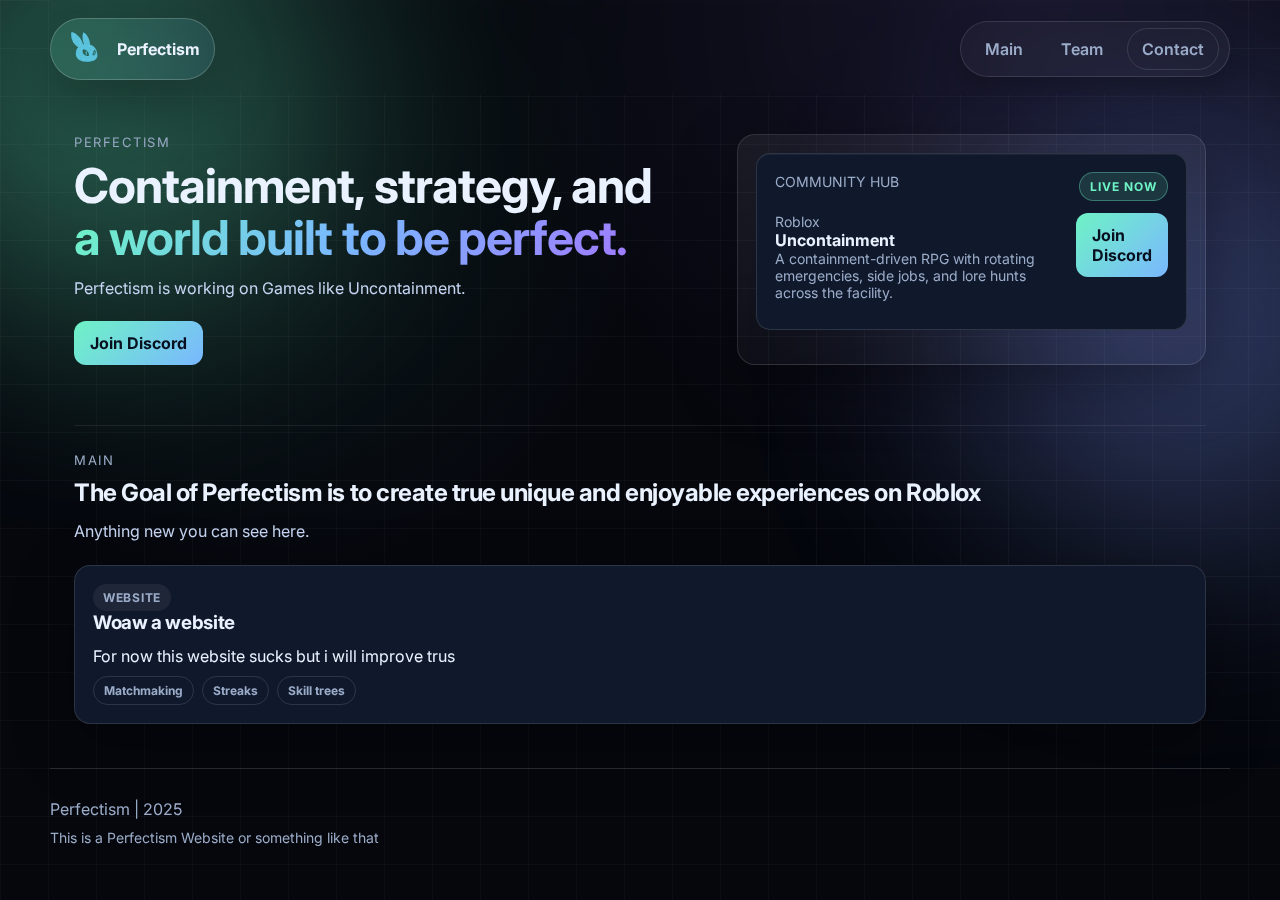
<file: Index.html>
<!DOCTYPE html>
<html lang="en">
<head>
  <meta charset="UTF-8" />
  <meta name="viewport" content="width=device-width, initial-scale=1.0" />
  <meta name="description" content="Perfectism is the hub for Uncontainment. Explore highlights and quick ways to connect." />
  <title>Perfectism</title>
  <link rel="icon" type="image/svg+xml" href="logo.svg" />
  <link rel="preconnect" href="https://fonts.googleapis.com">
  <link rel="preconnect" href="https://fonts.gstatic.com" crossorigin>
  <link href="https://fonts.googleapis.com/css2?family=Inter:wght@400;600;700&display=swap" rel="stylesheet">
  <link rel="stylesheet" href="styles.css" />
</head>
<body data-page="main">
  <div class="bg-aurora bg-aurora--left"></div>
  <div class="bg-aurora bg-aurora--right"></div>
  <div class="bg-grid"></div>

  <header class="topbar shell">
    <a class="pill pill--brand brand-link" href="Index.html">
      <img src="logo.svg" alt="Perfectism logo" class="logo-img" width="40" height="40" />
      <div>
        <strong>Perfectism</strong>
      </div>
    </a>
    <nav class="nav">
      <a href="#main">Main</a>
      <a href="team.html">Team</a>
      <a class="pill pill--ghost" href="contact.html">Contact</a>
    </nav>
  </header>

  <main class="shell">
    <section id="hero" class="hero">
      <div class="hero__content">
        <p class="eyebrow">Perfectism</p>
        <h1>Containment, strategy, and<br/><span class="gradient">a world built to be perfect.</span></h1>
        <p class="lede">Perfectism is working on Games like Uncontainment.</p>
        <div class="hero__actions">
          <a class="button button--primary" href="https://discord.gg/xuzCTJyKM2" target="_blank" rel="noopener">Join Discord</a>
        </div>
      </div>
      <div class="hero__card">
        <div class="community-card" id="community">
          <div class="community__header">
            <p class="muted">COMMUNITY HUB</p>
            <span class="status status--green">Live now</span>
          </div>
          <div class="community__body">
            <div>
              <div class="muted">Roblox</div>
              <strong>Uncontainment</strong>
              <p class="muted">A containment-driven RPG with rotating emergencies, side jobs, and lore hunts across the facility.</p>
            </div>
            <a class="button button--primary" href="https://discord.gg/xuzCTJyKM2" target="_blank" rel="noopener">Join Discord</a>
          </div>
        </div>
      </div>
    </section>

    <section id="main" class="panel panel--alt">
      <div class="panel__header">
        <p class="eyebrow">MAIN</p>
        <h2>The Goal of Perfectism is to create true unique and enjoyable experiences on Roblox</h2>
        <p class="lede">Anything new you can see here.</p>
      </div>
      <div class="grid grid--3">
        <article class="card">
          <div class="card__badge">Website</div>
          <h3>Woaw a website</h3>
          <p>For now this website sucks but i will improve trus</p>
          <div class="chips"><span class="chip">Matchmaking</span><span class="chip">Streaks</span><span class="chip">Skill trees</span></div>
        </article>
      </div>
    </section>

  </main>

  <footer class="footer shell">
    <p>Perfectism | 2025</p>
    <p class="muted">This is a Perfectism Website or something like that</p>
  </footer>
</body>
</html>
</file>
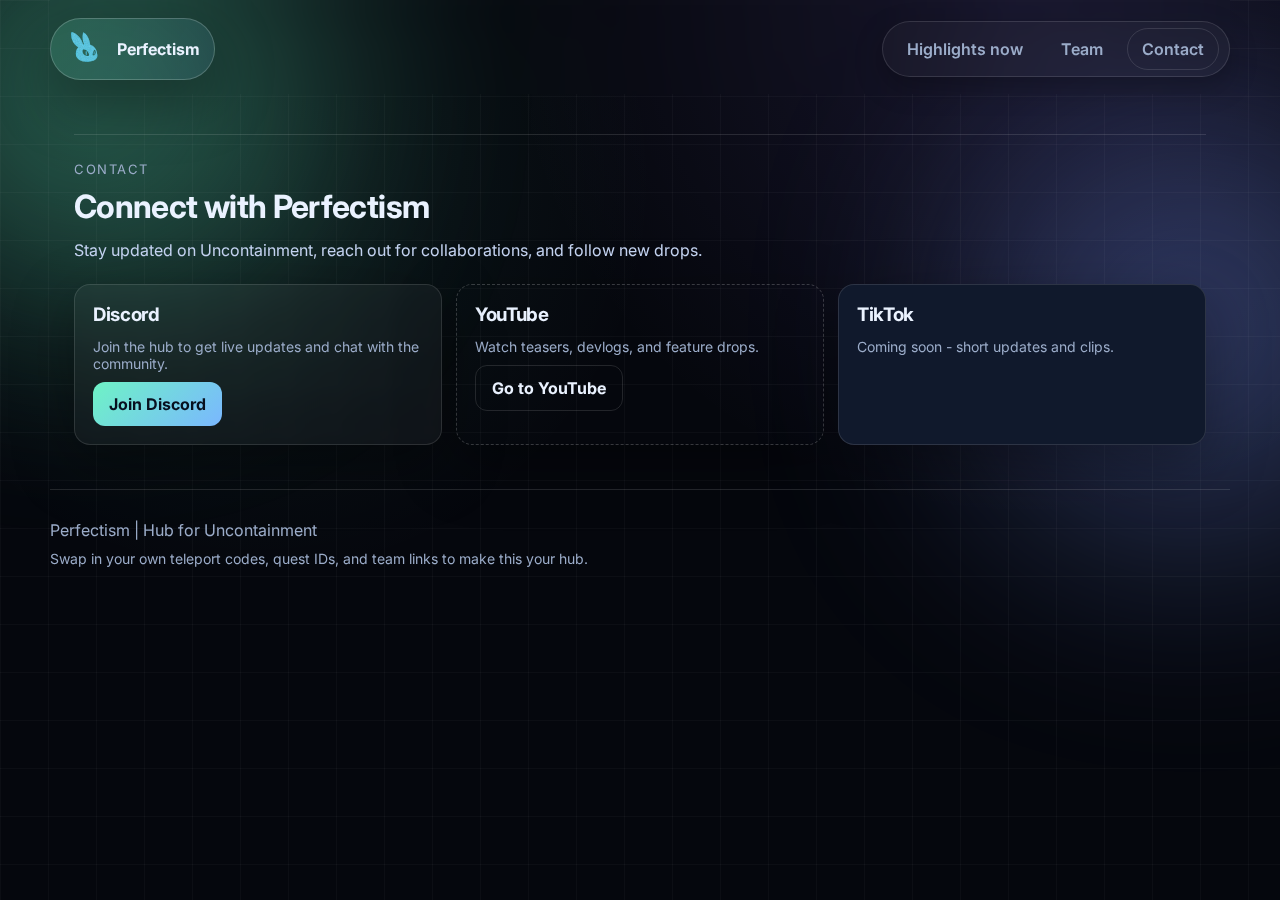
<file: contact.html>
<!DOCTYPE html>
<html lang="en">
<head>
  <meta charset="UTF-8" />
  <meta name="viewport" content="width=device-width, initial-scale=1.0" />
  <meta name="description" content="Contact Perfectism for Uncontainment updates and collaborations." />
  <title>Perfectism</title>
  <link rel="icon" type="image/svg+xml" href="logo.svg" />
  <link rel="preconnect" href="https://fonts.googleapis.com">
  <link rel="preconnect" href="https://fonts.gstatic.com" crossorigin>
  <link href="https://fonts.googleapis.com/css2?family=Inter:wght@400;600;700&display=swap" rel="stylesheet">
  <link rel="stylesheet" href="styles.css" />
</head>
<body>
  <div class="bg-aurora bg-aurora--left"></div>
  <div class="bg-aurora bg-aurora--right"></div>
  <div class="bg-grid"></div>

  <header class="topbar shell">
    <a class="pill pill--brand brand-link" href="Index.html">
      <img src="logo.svg" alt="Perfectism logo" class="logo-img" width="40" height="40" />
      <div>
        <strong>Perfectism</strong>
      </div>
    </a>
    <nav class="nav">
      <a href="Index.html#highlights">Highlights now</a>
      <a href="team.html">Team</a>
      <a class="pill pill--ghost" href="contact.html">Contact</a>
    </nav>
  </header>

  <main class="shell">
    <section class="panel">
      <div class="panel__header">
        <p class="eyebrow">CONTACT</p>
        <h1>Connect with Perfectism</h1>
        <p class="lede">Stay updated on Uncontainment, reach out for collaborations, and follow new drops.</p>
      </div>
      <div class="contact">
        <div class="card card--frost">
          <h3>Discord</h3>
          <p class="muted">Join the hub to get live updates and chat with the community.</p>
          <a class="button button--primary" href="https://discord.gg/gPjNMCAEWw" target="_blank" rel="noopener">Join Discord</a>
        </div>
        <div class="card card--outline">
          <h3>YouTube</h3>
          <p class="muted">Watch teasers, devlogs, and feature drops.</p>
          <a class="button button--ghost" href="https://www.youtube.com/@Jemjos" target="_blank" rel="noopener">Go to YouTube</a>
        </div>
        <div class="card">
          <h3>TikTok</h3>
          <p class="muted">Coming soon - short updates and clips.</p>
        </div>
      </div>
    </section>
  </main>

  <footer class="footer shell">
    <p>Perfectism | Hub for Uncontainment</p>
    <p class="muted">Swap in your own teleport codes, quest IDs, and team links to make this your hub.</p>
  </footer>
</body>
</html>
</file>
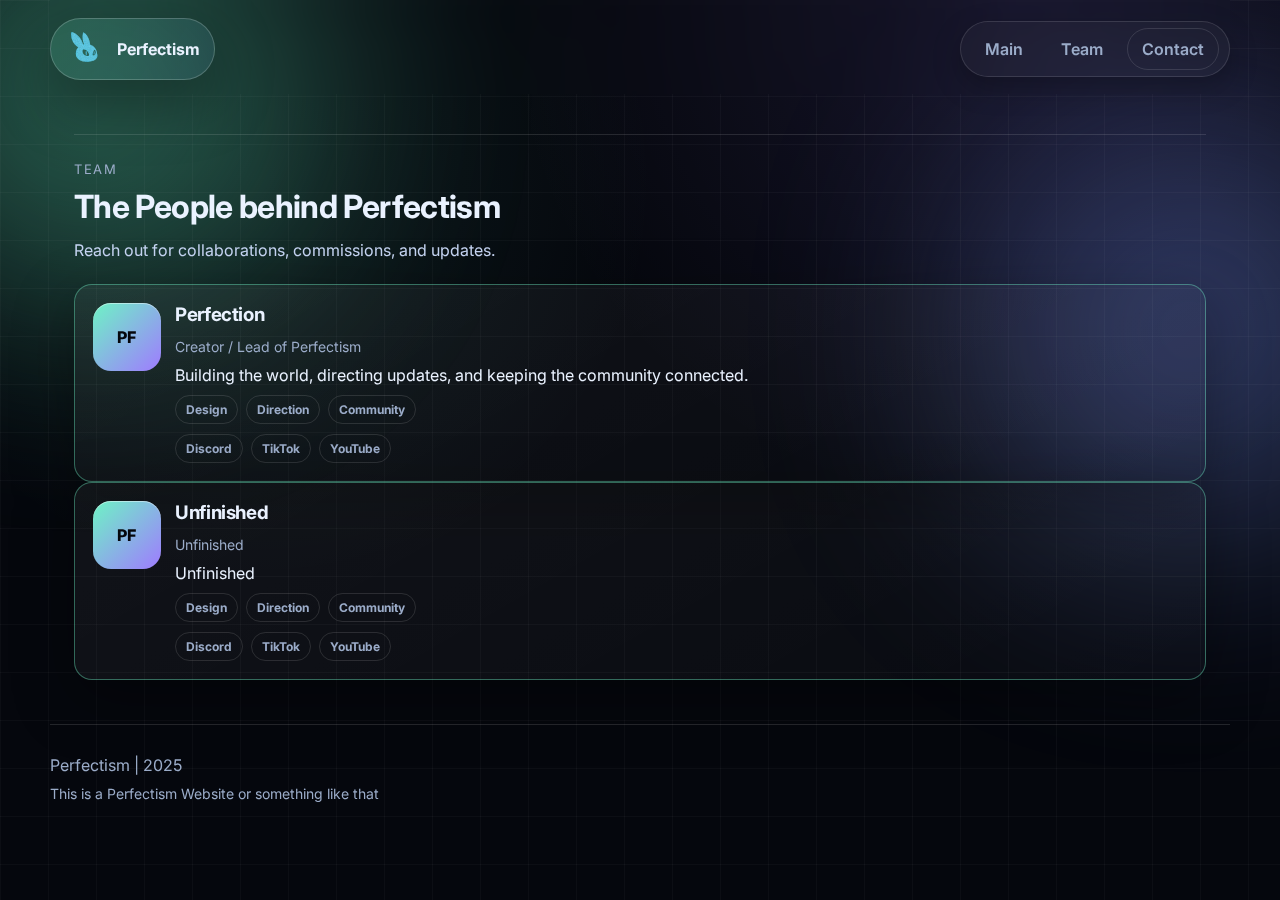
<file: team.html>
<!DOCTYPE html>
<html lang="en">
<head>
  <meta charset="UTF-8" />
  <meta name="viewport" content="width=device-width, initial-scale=1.0" />
  <meta name="description" content="Meet the Perfectism team behind Uncontainment." />
  <title>Perfectism</title>
  <link rel="icon" type="image/svg+xml" href="logo.svg" />
  <link rel="preconnect" href="https://fonts.googleapis.com">
  <link rel="preconnect" href="https://fonts.gstatic.com" crossorigin>
  <link href="https://fonts.googleapis.com/css2?family=Inter:wght@400;600;700&display=swap" rel="stylesheet">
  <link rel="stylesheet" href="styles.css" />
</head>
<body data-page="team">
  <div class="bg-aurora bg-aurora--left"></div>
  <div class="bg-aurora bg-aurora--right"></div>
  <div class="bg-grid"></div>

  <header class="topbar shell">
    <a class="pill pill--brand brand-link" href="Index.html">
      <img src="logo.svg" alt="Perfectism logo" class="logo-img" width="40" height="40" />
      <div>
        <strong>Perfectism</strong>
      </div>
    </a>
    <nav class="nav">
      <a href="Index.html#main">Main</a>
      <a href="team.html">Team</a>
      <a class="pill pill--ghost" href="contact.html">Contact</a>
    </nav>
  </header>

  <main class="shell">
    <section class="panel">
      <div class="panel__header">
        <p class="eyebrow">TEAM</p>
        <h1>The People behind Perfectism</h1>
        <p class="lede">Reach out for collaborations, commissions, and updates.</p>
      </div>
      <div class="grid grid--3">
        <article class="profile profile--accent">
          <div class="profile__avatar" aria-hidden="true">PF</div>
          <div>
            <h3>Perfection</h3>
            <p class="muted">Creator / Lead of Perfectism</p>
            <p>Building the world, directing updates, and keeping the community connected.</p>
            <div class="tags">
              <span class="tag">Design</span><span class="tag">Direction</span><span class="tag">Community</span>
            </div>
            <div class="socials">
              <a class="tag" href="#" aria-label="Discord">Discord</a>
              <a class="tag" href="#" aria-label="TikTok">TikTok</a>
              <a class="tag" href="#" aria-label="YouTube">YouTube</a>
            </div>
          </div>
        </article>
      </div>
      <div class="grid grid--3">
        <article class="profile profile--accent">
          <div class="profile__avatar" aria-hidden="true">PF</div>
          <div>
            <h3>Unfinished</h3>
            <p class="muted">Unfinished</p>
            <p>Unfinished</p>
            <div class="tags">
              <span class="tag">Design</span><span class="tag">Direction</span><span class="tag">Community</span>
            </div>
            <div class="socials">
              <a class="tag" href="#" aria-label="Discord">Discord</a>
              <a class="tag" href="#" aria-label="TikTok">TikTok</a>
              <a class="tag" href="#" aria-label="YouTube">YouTube</a>
            </div>
          </div>
        </article>
      </div>
    </section>
  </main>

  <footer class="footer shell">
    <p>Perfectism | 2025</p>
    <p class="muted">This is a Perfectism Website or something like that</p>
  </footer>
</body>
</html>
</file>
<file: styles.css>
:root {
  --bg: #05070d;
  --panel: #0b1324;
  --card: #10192c;
  --card-frost: rgba(255, 255, 255, 0.04);
  --border: rgba(255, 255, 255, 0.12);
  --border-strong: rgba(255, 255, 255, 0.2);
  --text: #eaf2ff;
  --muted: #9bacc9;
  --accent: #6ef3c5;
  --accent-2: #7ab7ff;
  --accent-3: #9f7bff;
  --shadow: 0 20px 60px rgba(0, 0, 0, 0.35);
}

*,
*::before,
*::after {
  box-sizing: border-box;
}

body {
  margin: 0;
  font-family: 'Inter', system-ui, -apple-system, BlinkMacSystemFont, 'Segoe UI', sans-serif;
  background: radial-gradient(circle at 20% 20%, rgba(110, 243, 197, 0.08), transparent 32%), radial-gradient(circle at 80% 0%, rgba(154, 123, 255, 0.12), transparent 38%), var(--bg);
  color: var(--text);
  min-height: 100vh;
  overflow-x: hidden;
}

.bg-aurora {
  position: fixed;
  width: 420px;
  height: 420px;
  border-radius: 50%;
  filter: blur(120px);
  opacity: 0.35;
  z-index: 0;
}

.bg-aurora--left {
  background: #63f1bd;
  top: -120px;
  left: -120px;
}

.bg-aurora--right {
  background: #7c99ff;
  top: 120px;
  right: -120px;
}

.bg-grid {
  position: fixed;
  inset: 0;
  background-image: linear-gradient(rgba(255, 255, 255, 0.03) 1px, transparent 1px), linear-gradient(90deg, rgba(255, 255, 255, 0.03) 1px, transparent 1px);
  background-size: 48px 48px;
  pointer-events: none;
  z-index: 0;
}

.shell {
  max-width: 1180px;
  margin: 0 auto;
  padding: 0 24px;
  position: relative;
  z-index: 1;
}

a {
  color: inherit;
  text-decoration: none;
}

p {
  margin: 0 0 10px;
}

h1, h2, h3 {
  margin: 0 0 12px;
  letter-spacing: -0.02em;
}

.topbar {
  position: sticky;
  top: 0;
  z-index: 10;
  display: flex;
  align-items: center;
  justify-content: space-between;
  padding: 18px 0 14px;
  backdrop-filter: blur(10px);
}

.nav {
  display: inline-flex;
  align-items: center;
  gap: 10px;
  background: rgba(255, 255, 255, 0.03);
  border: 1px solid var(--border);
  padding: 6px 10px;
  border-radius: 999px;
  box-shadow: 0 10px 28px rgba(0, 0, 0, 0.25);
}

.nav a {
  padding: 10px 14px;
  border-radius: 999px;
  font-weight: 600;
  color: var(--muted);
  transition: color 0.2s ease, background 0.2s ease;
}

.nav a:hover {
  color: var(--text);
  background: rgba(255, 255, 255, 0.05);
}

.pill {
  display: inline-flex;
  align-items: center;
  gap: 12px;
  background: rgba(255, 255, 255, 0.04);
  color: var(--text);
  border-radius: 999px;
  padding: 10px 14px;
  border: 1px solid var(--border);
}

.pill--brand {
  background: linear-gradient(120deg, rgba(110, 243, 197, 0.15), rgba(122, 183, 255, 0.1));
  border-color: var(--border-strong);
  box-shadow: var(--shadow);
}

.logo-mark {
  width: 36px;
  height: 36px;
  display: inline-flex;
  align-items: center;
  justify-content: center;
  background: linear-gradient(135deg, var(--accent), var(--accent-2));
  color: #08101f;
  border-radius: 12px;
  font-weight: 800;
}

.pill__sub {
  color: var(--muted);
  font-size: 13px;
}

.pill--ghost {
  background: transparent;
  color: var(--text);
  border: 1px solid var(--border);
}

.pill--inline {
  display: grid;
  grid-template-columns: repeat(auto-fit, minmax(100px, 1fr));
  row-gap: 6px;
  background: rgba(255, 255, 255, 0.05);
  border-color: var(--border-strong);
  margin-bottom: 14px;
}

.pill__title {
  font-weight: 700;
}

.pill__meta {
  color: var(--muted);
  font-size: 13px;
}

.pill__tag {
  background: rgba(255, 255, 255, 0.08);
  padding: 6px 10px;
  border-radius: 999px;
  font-size: 12px;
  border: 1px solid var(--border);
}

.hero {
  display: grid;
  grid-template-columns: 1.15fr 0.85fr;
  gap: 28px;
  padding: 40px 0 20px;
}

.hero__content h1 {
  font-size: clamp(32px, 6vw, 48px);
  line-height: 1.08;
}

.gradient {
  background: linear-gradient(120deg, var(--accent), var(--accent-2), var(--accent-3));
  -webkit-background-clip: text;
  color: transparent;
}

.eyebrow {
  font-size: 13px;
  letter-spacing: 0.12em;
  color: var(--muted);
  text-transform: uppercase;
  margin-bottom: 10px;
}

.lede {
  color: #c6d5f3;
  line-height: 1.6;
  margin-bottom: 20px;
  max-width: 720px;
}

.hero__actions {
  display: flex;
  flex-wrap: wrap;
  gap: 12px;
}

.button {
  display: inline-flex;
  align-items: center;
  justify-content: center;
  padding: 12px 16px;
  border-radius: 12px;
  font-weight: 700;
  border: 1px solid var(--border);
  color: var(--text);
  cursor: pointer;
  transition: transform 0.15s ease, box-shadow 0.2s ease, background 0.2s ease, border-color 0.2s ease;
}

.button:hover {
  transform: translateY(-1px);
  box-shadow: var(--shadow);
  border-color: var(--border-strong);
}

.button--primary {
  background: linear-gradient(135deg, var(--accent), var(--accent-2));
  color: #07101f;
  border: none;
}

.button--ghost {
  background: transparent;
  color: var(--text);
}

.hero__card {
  background: linear-gradient(170deg, rgba(255, 255, 255, 0.06), rgba(255, 255, 255, 0.02));
  border: 1px solid var(--border);
  border-radius: 18px;
  padding: 18px;
  box-shadow: var(--shadow);
}

.community-card {
  background: var(--card);
  border: 1px solid var(--border);
  border-radius: 14px;
  padding: 18px;
  display: grid;
  gap: 12px;
  box-shadow: inset 0 1px 0 rgba(255, 255, 255, 0.05);
}

.community__header {
  display: flex;
  align-items: center;
  justify-content: space-between;
}

.muted {
  color: var(--muted);
  font-size: 14px;
}

.status {
  padding: 6px 10px;
  border-radius: 999px;
  font-weight: 700;
  font-size: 12px;
  text-transform: uppercase;
  letter-spacing: 0.08em;
  border: 1px solid var(--border);
}

.status--green {
  background: rgba(110, 243, 197, 0.14);
  color: var(--accent);
  border-color: rgba(110, 243, 197, 0.35);
}

.community__body {
  display: flex;
  justify-content: space-between;
  align-items: flex-start;
  gap: 14px;
}

.panel {
  margin: 40px 0 20px;
  padding: 26px 0 4px;
  border-top: 1px solid var(--border);
}

.panel--alt {
  border-color: rgba(255, 255, 255, 0.08);
}

.panel__header {
  margin-bottom: 18px;
}

.grid {
  display: grid;
  gap: 16px;
}

.grid--3 {
  grid-template-columns: repeat(auto-fit, minmax(240px, 1fr));
}

.card {
  background: var(--card);
  border: 1px solid var(--border);
  border-radius: 16px;
  padding: 18px;
  box-shadow: var(--shadow);
}

.card--frost {
  background: var(--card-frost);
  backdrop-filter: blur(6px);
}

.card--outline {
  background: transparent;
  border: 1px dashed var(--border-strong);
}

.card__badge {
  display: inline-flex;
  align-items: center;
  gap: 6px;
  padding: 6px 10px;
  border-radius: 999px;
  background: rgba(255, 255, 255, 0.06);
  color: var(--muted);
  font-weight: 700;
  font-size: 12px;
  letter-spacing: 0.06em;
  text-transform: uppercase;
}

.list {
  margin: 12px 0 0;
  padding-left: 18px;
  color: var(--muted);
  line-height: 1.6;
}

.list li {
  margin-bottom: 6px;
}

.list--inline {
  list-style: none;
  padding: 0;
  display: flex;
  flex-wrap: wrap;
  gap: 10px;
}

.chips, .tags {
  display: flex;
  flex-wrap: wrap;
  gap: 8px;
  margin-top: 10px;
}

.chip, .tag, .pill__tag {
  font-size: 12px;
  font-weight: 700;
}

.chip, .tag {
  padding: 6px 10px;
  border-radius: 999px;
  border: 1px solid var(--border);
  color: var(--muted);
}

.profile {
  display: grid;
  grid-template-columns: 68px 1fr;
  gap: 14px;
  padding: 18px;
  background: linear-gradient(150deg, rgba(255, 255, 255, 0.05), rgba(255, 255, 255, 0.02));
  border: 1px solid var(--border);
  border-radius: 18px;
  box-shadow: var(--shadow);
}

.profile--accent {
  border-color: rgba(110, 243, 197, 0.4);
}

.profile__avatar {
  width: 68px;
  height: 68px;
  border-radius: 18px;
  display: inline-flex;
  align-items: center;
  justify-content: center;
  background: linear-gradient(135deg, var(--accent), var(--accent-3));
  color: #05070d;
  font-weight: 800;
  letter-spacing: 0.02em;
  box-shadow: inset 0 1px 0 rgba(255, 255, 255, 0.45);
}

.contact {
  display: grid;
  grid-template-columns: repeat(auto-fit, minmax(280px, 1fr));
  gap: 14px;
}

.callout {
  display: flex;
  align-items: center;
  justify-content: space-between;
  gap: 12px;
  padding: 16px;
  border: 1px dashed var(--border-strong);
  border-radius: 16px;
  background: rgba(255, 255, 255, 0.03);
}

.socials {
  display: flex;
  gap: 8px;
  margin-top: 10px;
  flex-wrap: wrap;
}

.form label {
  display: block;
  font-weight: 600;
  margin-bottom: 8px;
  color: var(--text);
}

.input-group {
  display: flex;
  gap: 8px;
}

input[type="email"] {
  flex: 1;
  padding: 12px 14px;
  border-radius: 12px;
  border: 1px solid var(--border);
  background: rgba(255, 255, 255, 0.04);
  color: var(--text);
  font-size: 14px;
}

input[type="email"]::placeholder {
  color: var(--muted);
}

.footer {
  padding: 30px 0 40px;
  color: var(--muted);
  border-top: 1px solid var(--border);
  margin-top: 40px;
}

@media (max-width: 900px) {
  .hero {
    grid-template-columns: 1fr;
  }

  .community__body {
    flex-direction: column;
    align-items: flex-start;
  }

  .topbar {
    position: relative;
    padding: 16px 0;
  }

  .nav {
    margin-left: 0;
  }
}

@media (max-width: 600px) {
  .nav {
    width: 100%;
    justify-content: center;
    flex-wrap: wrap;
  }

  .hero {
    padding-top: 28px;
  }

  .hero__card {
    padding: 14px;
  }

  .input-group {
    flex-direction: column;
  }
}
</file>
